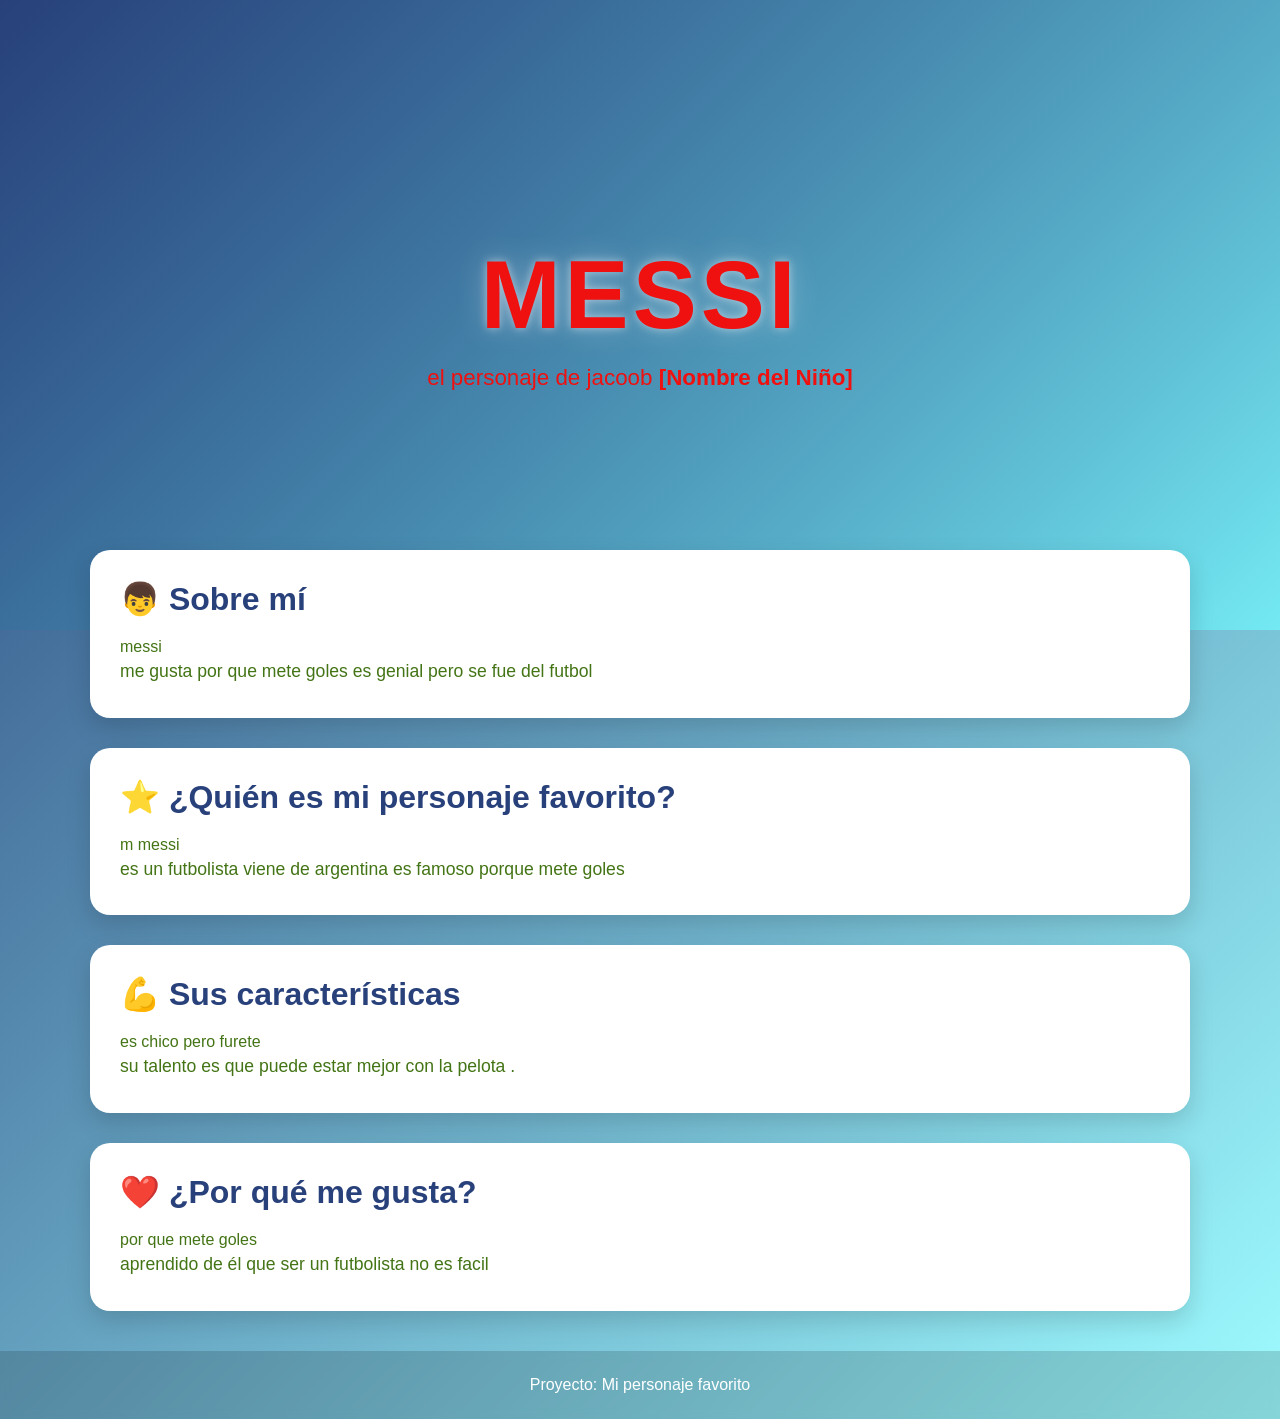
<file: docs/personajeFavorito/index.html>
<!DOCTYPE html>
<html lang="es">

<head>
    <meta charset="UTF-8">
    <meta name="viewport" content="width=device-width, initial-scale=1.0">
    <title>[Nombre del Personaje]</title>
    <link rel="stylesheet" href="style.css">
</head>

<body>

    <header class="hero">
        <div class="hero-content">
            <h1>Messi</h1>
            <p>el personaje de jacoob
                 <strong>[Nombre del Niño]</strong></p>
        </div>
    </header>

    <main>

        <section class="card">
            <h2>👦 Sobre mí</h2>
            messi

            <p> me gusta por que mete goles
                es genial
                pero se fue del futbol

                
                
                
            </p>
        </section>

        <section class="card">
            <h2>⭐ ¿Quién es mi personaje favorito?</h2>
m            messi

            <p>
      es un futbolista viene de argentina
                es famoso porque mete goles

            </p>
        </section>

        <section class="card">
            <h2>💪 Sus características</h2>
            es chico pero furete


            <p>
                
                su talento es que puede estar mejor con la pelota
                .
            </p>
        </section>

        <section class="card">
            <h2>❤️ ¿Por qué me gusta?</h2>
por que mete goles


            <p>
                
                 aprendido de él que ser un futbolista no es facil
                 
            </p>
        </section>

    </main>

    <footer>
        <p>Proyecto: Mi personaje favorito</p>
    </footer>

</body>

</html>
</file>
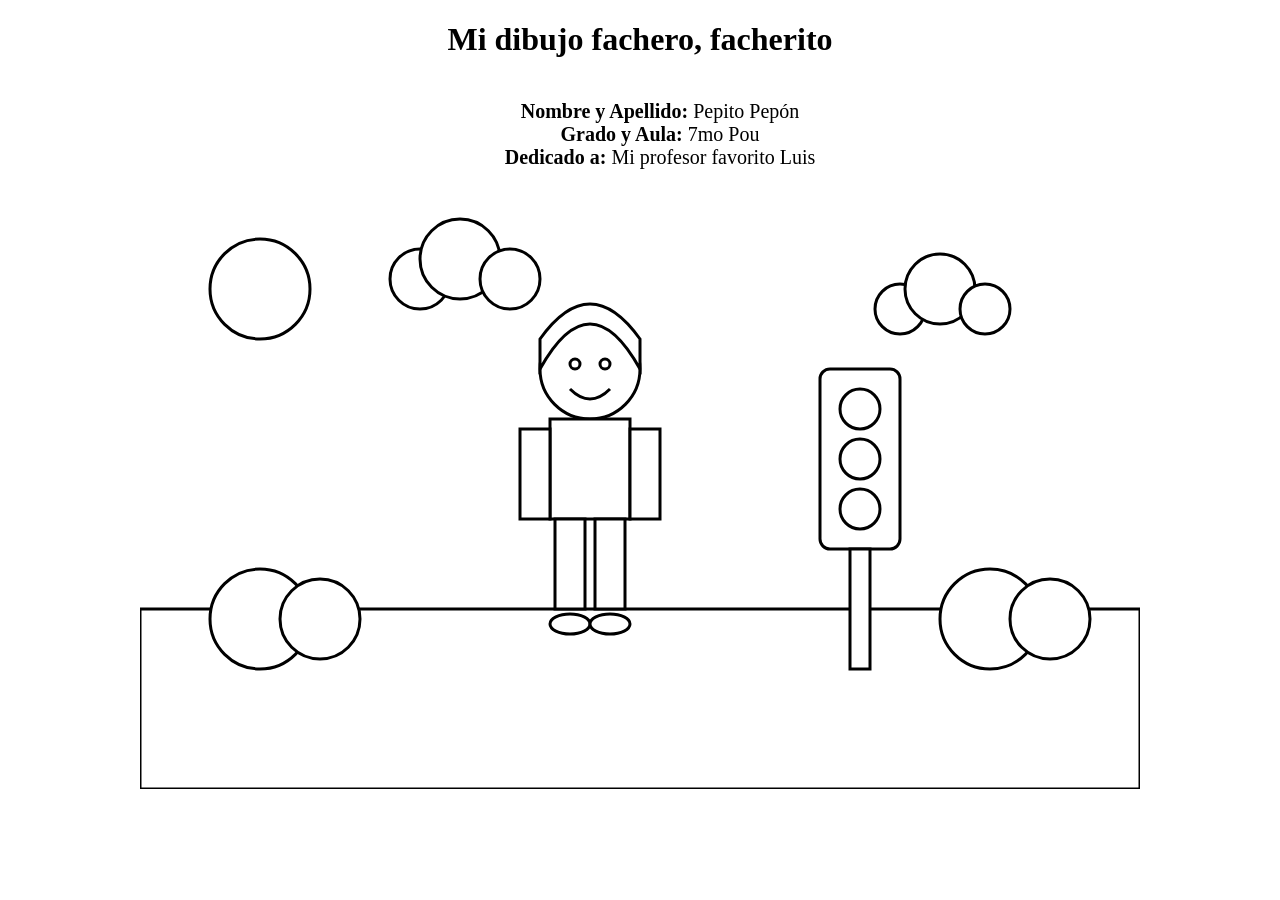
<file: docs/semaforoRGB/index.html>
<!DOCTYPE html>
<html lang="es">
<head>
    <meta charset="UTF-8">
    <title>Dibujo para colorear</title>
    <link rel="stylesheet" href="estilos.css">
</head>
<body>
<h1>Mi dibujo fachero, facherito</h1>
<ul>
  <li><strong>Nombre y Apellido:</strong> Pepito Pepón</li>
  <li><strong>Grado y Aula:</strong> 7mo Pou</li>
  <li><strong>Dedicado a:</strong> Mi profesor favorito Luis</li>
</ul>
<svg viewBox="0 0 1000 600" class="dibujo cielo">

    <!-- Sol -->
    <circle class="sol" cx="120" cy="100" r="50"/>

    <!-- Nubes -->
    <g class="nube">
        <circle class="nube-cuerpo" cx="280" cy="90" r="30"/>
        <circle class="nube-cuerpo" cx="320" cy="70" r="40"/>
        <circle class="nube-cuerpo" cx="370" cy="90" r="30"/>
    </g>

    <g class="nube">
        <circle class="nube-cuerpo" cx="760" cy="120" r="25"/>
        <circle class="nube-cuerpo" cx="800" cy="100" r="35"/>
        <circle class="nube-cuerpo" cx="845" cy="120" r="25"/>
    </g>

    <!-- Césped -->
    <rect class="cesped" x="0" y="420" width="1000" height="180"/>

    <!-- Arbustos -->
    <circle class="arbusto" cx="120" cy="430" r="50"/>
    <circle class="arbusto" cx="180" cy="430" r="40"/>

    <circle class="arbusto" cx="850" cy="430" r="50"/>
    <circle class="arbusto" cx="910" cy="430" r="40"/>

    <!-- Semáforo -->
    <g class="semaforo">

        <rect class="cuerpo-semaforo"
              x="680"
              y="180"
              width="80"
              height="180"
              rx="10"/>

        <circle class="luz-roja"
                cx="720"
                cy="220"
                r="20"/>

        <circle class="luz-amarilla"
                cx="720"
                cy="270"
                r="20"/>

        <circle class="luz-verde"
                cx="720"
                cy="320"
                r="20"/>

        <rect class="palo-semaforo"
              x="710"
              y="360"
              width="20"
              height="120"/>

    </g>

    <!-- Persona -->

    <!-- Cabeza -->
    <circle class="piel"
            cx="450"
            cy="180"
            r="50"/>

    <!-- Cabello -->
    <path class="cabello"
          d="M400 180
             Q450 90 500 180
             L500 150
             Q450 80 400 150 Z"/>

    <!-- Ojos -->
    <circle class="ojo"
            cx="435"
            cy="175"
            r="5"/>

    <circle class="ojo"
            cx="465"
            cy="175"
            r="5"/>

    <!-- Sonrisa -->
    <path class="boca"
          d="M430 200 Q450 220 470 200"/>

    <!-- Polo -->
    <rect class="polo"
          x="410"
          y="230"
          width="80"
          height="100"/>

    <!-- Brazos -->
    <rect class="piel"
          x="380"
          y="240"
          width="30"
          height="90"/>

    <rect class="piel"
          x="490"
          y="240"
          width="30"
          height="90"/>

    <!-- Pantalón -->
    <rect class="pantalon"
          x="415"
          y="330"
          width="30"
          height="90"/>

    <rect class="pantalon"
          x="455"
          y="330"
          width="30"
          height="90"/>

    <!-- Zapatos -->
    <ellipse class="zapato"
             cx="430"
             cy="435"
             rx="20"
             ry="10"/>

    <ellipse class="zapato"
             cx="470"
             cy="435"
             rx="20"
             ry="10"/>

</svg>

</body>
</html>
</file>
<file: docs/personajeFavorito/style.css>
/*======================================
  PALETA DE COLORES
======================================*/
:root {
    --color-primario: #28417b;
    --color-secundario: #70faffae;
}

/*======================================
  CONFIGURACIÓN GENERAL
======================================*/
* {
    margin: 0;
    padding: 0;
    box-sizing: border-box;
}

body {
    font-family: "Segoe UI", Arial, sans-serif;

    background: linear-gradient(
        135deg,
        var(--color-primario),
        var(--color-secundario)
    );

    min-height: 100vh;
    color: #437415;
}

/*======================================
  HERO
======================================*/
.hero {
    height: 70vh;

    display: flex;
    justify-content: center;
    align-items: center;

    text-align: center;

    background: linear-gradient(
        135deg,
        var(--color-primario),
        var(--color-secundario)
    );

    color: rgb(239, 16, 16);
}

.hero-content {
    animation: aparecer 1.5s ease;
}

.hero h1 {
    font-size: clamp(3rem, 8vw, 6rem);
    letter-spacing: 4px;
    text-transform: uppercase;

    text-shadow:
        0 0 10px rgba(255,255,255,.5),
        0 0 30px rgba(255,255,255,.3);

    animation: flotar 3s ease-in-out infinite;
}

.hero p {
    font-size: 1.4rem;
    margin-top: 15px;
}

/*======================================
  CONTENEDOR
======================================*/
main {
    width: 90%;
    max-width: 1100px;

    margin: -80px auto 40px;
}

/*======================================
  TARJETAS
======================================*/
.card {
    background: white;

    margin-bottom: 30px;
    padding: 30px;

    border-radius: 20px;

    box-shadow: 0 10px 25px rgba(0,0,0,.15);

    transition: .3s;
}

.card:hover {
    transform: translateY(-8px);
}

.card h2 {
    color: var(--color-primario);
    margin-bottom: 20px;
    font-size: 2rem;
}

.card img {
    width: 100%;
    max-width: 450px;

    display: block;
    margin: 20px auto;

    border-radius: 15px;

    transition: .4s;
}

.card img:hover {
    transform: scale(1.05);
}

.card p {
    font-size: 1.1rem;
    line-height: 1.8;
}

/*======================================
  FOOTER
======================================*/
footer {
    text-align: center;

    padding: 25px;

    color: white;

    background: rgba(0,0,0,.15);

    backdrop-filter: blur(5px);
}

/*======================================
  ANIMACIONES
======================================*/
@keyframes aparecer {
    from {
        opacity: 0;
        transform: translateY(40px);
    }

    to {
        opacity: 1;
        transform: translateY(0);
    }
}

@keyframes flotar {
    0% {
        transform: translateY(0);
    }

    50% {
        transform: translateY(-10px);
    }

    100% {
        transform: translateY(0);
    }
}

/*======================================
  RESPONSIVE
======================================*/
@media (max-width: 768px) {

    .hero {
        height: 55vh;
    }

    .hero p {
        font-size: 1rem;
    }

    .card {
        padding: 20px;
    }

    .card h2 {
        font-size: 1.5rem;
    }
}
</file>
<file: docs/semaforoRGB/estilos.css>
body{
    margin:0;
    display:flex;
    justify-content:center;
    background:white;
    flex-direction: column;
    align-items: center;

}
h1 {
  text-align: center;
}
ul {
  list-style-type: none;
  display: flex;
  flex-direction: column;
  align-items: center;
  font-size: 20px;
}
.dibujo{
    width:1000px;
}

.cielo,
.sol,
.nube-cuerpo,
.cesped,
.arbusto,
.cuerpo-semaforo,
.luz-roja,
.luz-amarilla,
.luz-verde,
.palo-semaforo,
.piel,
.cabello,
.ojo,
.polo,
.pantalon,
.zapato{
    fill:white;
    stroke:black;
    stroke-width:3;
}
</file>
